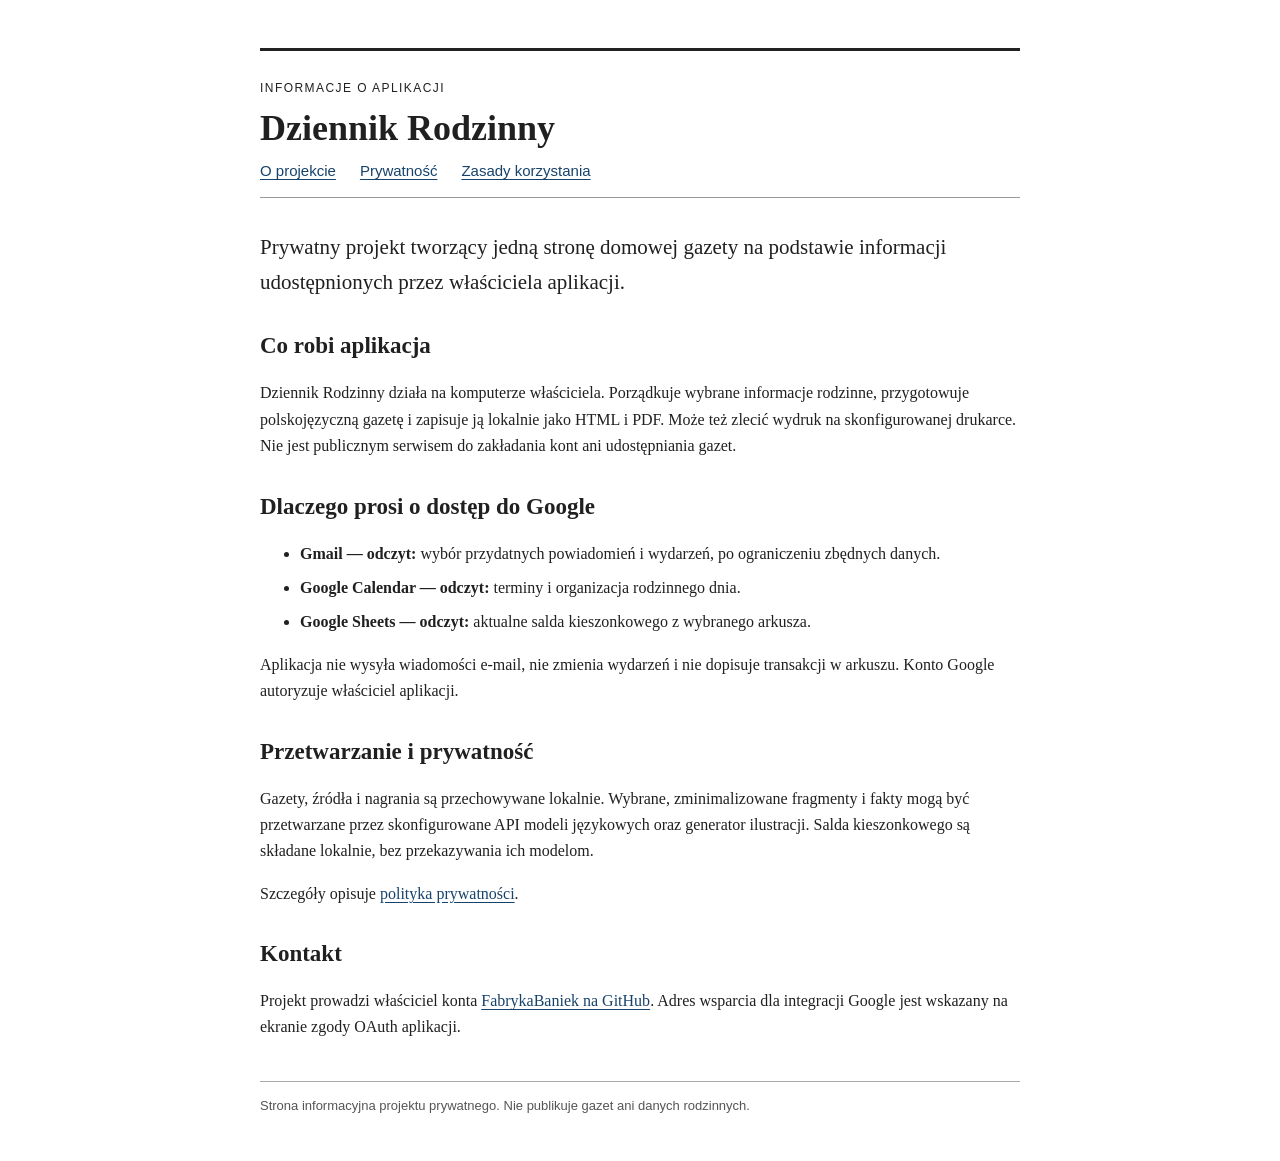
<file: index.html>
<!doctype html><html lang="pl"><head><meta charset="utf-8"><meta name="viewport" content="width=device-width,initial-scale=1"><title>Dziennik Rodzinny — informacje o aplikacji</title><meta name="description" content="Informacje o prywatnej aplikacji Dziennik Rodzinny i sposobie korzystania z danych Google."><link rel="stylesheet" href="style.css"></head><body><header><p>Informacje o aplikacji</p><h1>Dziennik Rodzinny</h1><nav><a href="index.html">O projekcie</a><a href="privacy.html">Prywatność</a><a href="terms.html">Zasady korzystania</a></nav></header><main><p class="intro">Prywatny projekt tworzący jedną stronę domowej gazety na podstawie informacji udostępnionych przez właściciela aplikacji.</p><h2>Co robi aplikacja</h2><p>Dziennik Rodzinny działa na komputerze właściciela. Porządkuje wybrane informacje rodzinne, przygotowuje polskojęzyczną gazetę i zapisuje ją lokalnie jako HTML i PDF. Może też zlecić wydruk na skonfigurowanej drukarce. Nie jest publicznym serwisem do zakładania kont ani udostępniania gazet.</p><h2>Dlaczego prosi o dostęp do Google</h2><ul><li><strong>Gmail — odczyt:</strong> wybór przydatnych powiadomień i wydarzeń, po ograniczeniu zbędnych danych.</li><li><strong>Google Calendar — odczyt:</strong> terminy i organizacja rodzinnego dnia.</li><li><strong>Google Sheets — odczyt:</strong> aktualne salda kieszonkowego z wybranego arkusza.</li></ul><p>Aplikacja nie wysyła wiadomości e-mail, nie zmienia wydarzeń i nie dopisuje transakcji w arkuszu. Konto Google autoryzuje właściciel aplikacji.</p><h2>Przetwarzanie i prywatność</h2><p>Gazety, źródła i nagrania są przechowywane lokalnie. Wybrane, zminimalizowane fragmenty i fakty mogą być przetwarzane przez skonfigurowane API modeli językowych oraz generator ilustracji. Salda kieszonkowego są składane lokalnie, bez przekazywania ich modelom.</p><p>Szczegóły opisuje <a href="privacy.html">polityka prywatności</a>.</p><h2>Kontakt</h2><p>Projekt prowadzi właściciel konta <a href="https://github.com/FabrykaBaniek">FabrykaBaniek na GitHub</a>. Adres wsparcia dla integracji Google jest wskazany na ekranie zgody OAuth aplikacji.</p></main><footer>Strona informacyjna projektu prywatnego. Nie publikuje gazet ani danych rodzinnych.</footer></body></html>
</file>
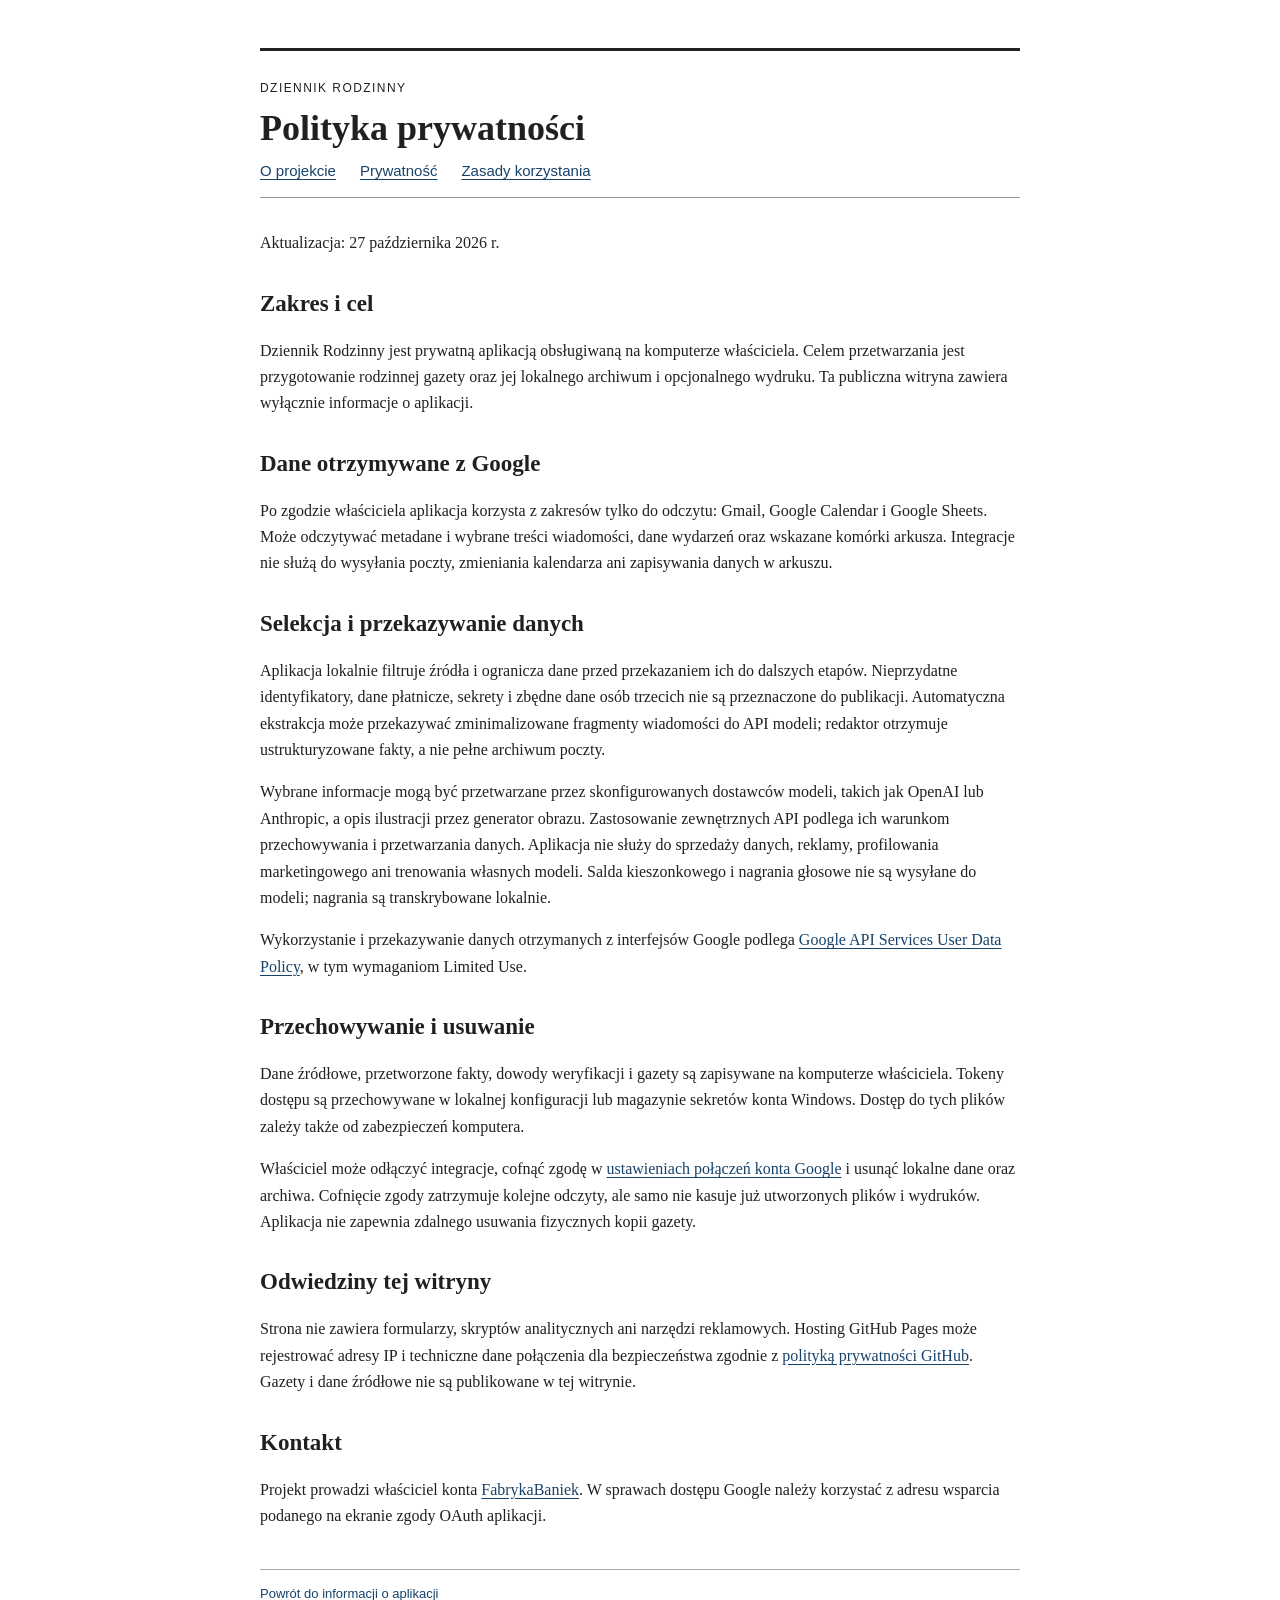
<file: privacy.html>
<!doctype html><html lang="pl"><head><meta charset="utf-8"><meta name="viewport" content="width=device-width,initial-scale=1"><title>Prywatność — Dziennik Rodzinny</title><link rel="stylesheet" href="style.css"></head><body><header><p>Dziennik Rodzinny</p><h1>Polityka prywatności</h1><nav><a href="index.html">O projekcie</a><a href="privacy.html">Prywatność</a><a href="terms.html">Zasady korzystania</a></nav></header><main><p>Aktualizacja: 27 października 2026 r.</p><h2>Zakres i cel</h2><p>Dziennik Rodzinny jest prywatną aplikacją obsługiwaną na komputerze właściciela. Celem przetwarzania jest przygotowanie rodzinnej gazety oraz jej lokalnego archiwum i opcjonalnego wydruku. Ta publiczna witryna zawiera wyłącznie informacje o aplikacji.</p><h2>Dane otrzymywane z Google</h2><p>Po zgodzie właściciela aplikacja korzysta z zakresów tylko do odczytu: Gmail, Google Calendar i Google Sheets. Może odczytywać metadane i wybrane treści wiadomości, dane wydarzeń oraz wskazane komórki arkusza. Integracje nie służą do wysyłania poczty, zmieniania kalendarza ani zapisywania danych w arkuszu.</p><h2>Selekcja i przekazywanie danych</h2><p>Aplikacja lokalnie filtruje źródła i ogranicza dane przed przekazaniem ich do dalszych etapów. Nieprzydatne identyfikatory, dane płatnicze, sekrety i zbędne dane osób trzecich nie są przeznaczone do publikacji. Automatyczna ekstrakcja może przekazywać zminimalizowane fragmenty wiadomości do API modeli; redaktor otrzymuje ustrukturyzowane fakty, a nie pełne archiwum poczty.</p><p>Wybrane informacje mogą być przetwarzane przez skonfigurowanych dostawców modeli, takich jak OpenAI lub Anthropic, a opis ilustracji przez generator obrazu. Zastosowanie zewnętrznych API podlega ich warunkom przechowywania i przetwarzania danych. Aplikacja nie służy do sprzedaży danych, reklamy, profilowania marketingowego ani trenowania własnych modeli. Salda kieszonkowego i nagrania głosowe nie są wysyłane do modeli; nagrania są transkrybowane lokalnie.</p><p>Wykorzystanie i przekazywanie danych otrzymanych z interfejsów Google podlega <a href="https://developers.google.com/terms/api-services-user-data-policy">Google API Services User Data Policy</a>, w tym wymaganiom Limited Use.</p><h2>Przechowywanie i usuwanie</h2><p>Dane źródłowe, przetworzone fakty, dowody weryfikacji i gazety są zapisywane na komputerze właściciela. Tokeny dostępu są przechowywane w lokalnej konfiguracji lub magazynie sekretów konta Windows. Dostęp do tych plików zależy także od zabezpieczeń komputera.</p><p>Właściciel może odłączyć integracje, cofnąć zgodę w <a href="https://myaccount.google.com/connections">ustawieniach połączeń konta Google</a> i usunąć lokalne dane oraz archiwa. Cofnięcie zgody zatrzymuje kolejne odczyty, ale samo nie kasuje już utworzonych plików i wydruków. Aplikacja nie zapewnia zdalnego usuwania fizycznych kopii gazety.</p><h2>Odwiedziny tej witryny</h2><p>Strona nie zawiera formularzy, skryptów analitycznych ani narzędzi reklamowych. Hosting GitHub Pages może rejestrować adresy IP i techniczne dane połączenia dla bezpieczeństwa zgodnie z <a href="https://docs.github.com/en/site-policy/privacy-policies/github-general-privacy-statement">polityką prywatności GitHub</a>. Gazety i dane źródłowe nie są publikowane w tej witrynie.</p><h2>Kontakt</h2><p>Projekt prowadzi właściciel konta <a href="https://github.com/FabrykaBaniek">FabrykaBaniek</a>. W sprawach dostępu Google należy korzystać z adresu wsparcia podanego na ekranie zgody OAuth aplikacji.</p></main><footer><a href="index.html">Powrót do informacji o aplikacji</a></footer></body></html>
</file>
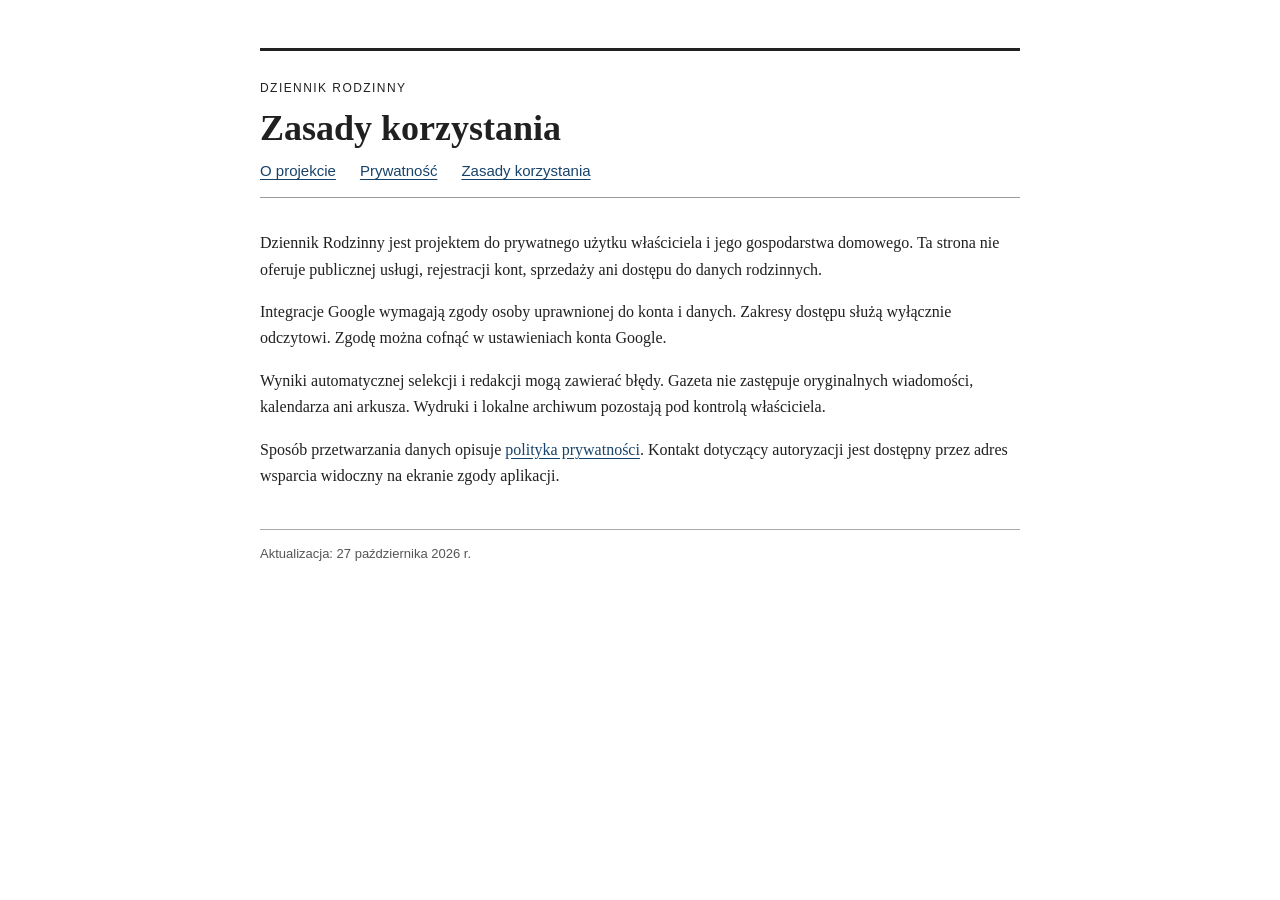
<file: terms.html>
<!doctype html><html lang="pl"><head><meta charset="utf-8"><meta name="viewport" content="width=device-width,initial-scale=1"><title>Zasady korzystania — Dziennik Rodzinny</title><link rel="stylesheet" href="style.css"></head><body><header><p>Dziennik Rodzinny</p><h1>Zasady korzystania</h1><nav><a href="index.html">O projekcie</a><a href="privacy.html">Prywatność</a><a href="terms.html">Zasady korzystania</a></nav></header><main><p>Dziennik Rodzinny jest projektem do prywatnego użytku właściciela i jego gospodarstwa domowego. Ta strona nie oferuje publicznej usługi, rejestracji kont, sprzedaży ani dostępu do danych rodzinnych.</p><p>Integracje Google wymagają zgody osoby uprawnionej do konta i danych. Zakresy dostępu służą wyłącznie odczytowi. Zgodę można cofnąć w ustawieniach konta Google.</p><p>Wyniki automatycznej selekcji i redakcji mogą zawierać błędy. Gazeta nie zastępuje oryginalnych wiadomości, kalendarza ani arkusza. Wydruki i lokalne archiwum pozostają pod kontrolą właściciela.</p><p>Sposób przetwarzania danych opisuje <a href="privacy.html">polityka prywatności</a>. Kontakt dotyczący autoryzacji jest dostępny przez adres wsparcia widoczny na ekranie zgody aplikacji.</p></main><footer>Aktualizacja: 27 października 2026 r.</footer></body></html>
</file>
<file: style.css>
:root{color-scheme:light;font-family:Georgia,"Times New Roman",serif;color:#202020;background:#fff}body{max-width:760px;margin:48px auto;padding:0 24px;line-height:1.65}header{border-top:3px solid #222;border-bottom:1px solid #999;padding:18px 0;margin-bottom:32px}header p{font:12px Arial,sans-serif;letter-spacing:.12em;text-transform:uppercase}h1{font-size:36px;line-height:1.2;margin:12px 0}h2{font-size:23px;line-height:1.3;margin-top:32px}a{color:#17436b;text-underline-offset:.18em}nav{display:flex;gap:24px;flex-wrap:wrap;font:15px Arial,sans-serif}footer{margin-top:40px;padding-top:16px;border-top:1px solid #aaa;font:13px Arial,sans-serif;color:#555}li{margin-bottom:8px}.intro{font-size:21px}code{font-size:14px}@media(max-width:600px){body{margin:20px auto;padding:0 18px}h1{font-size:30px}}
</file>
